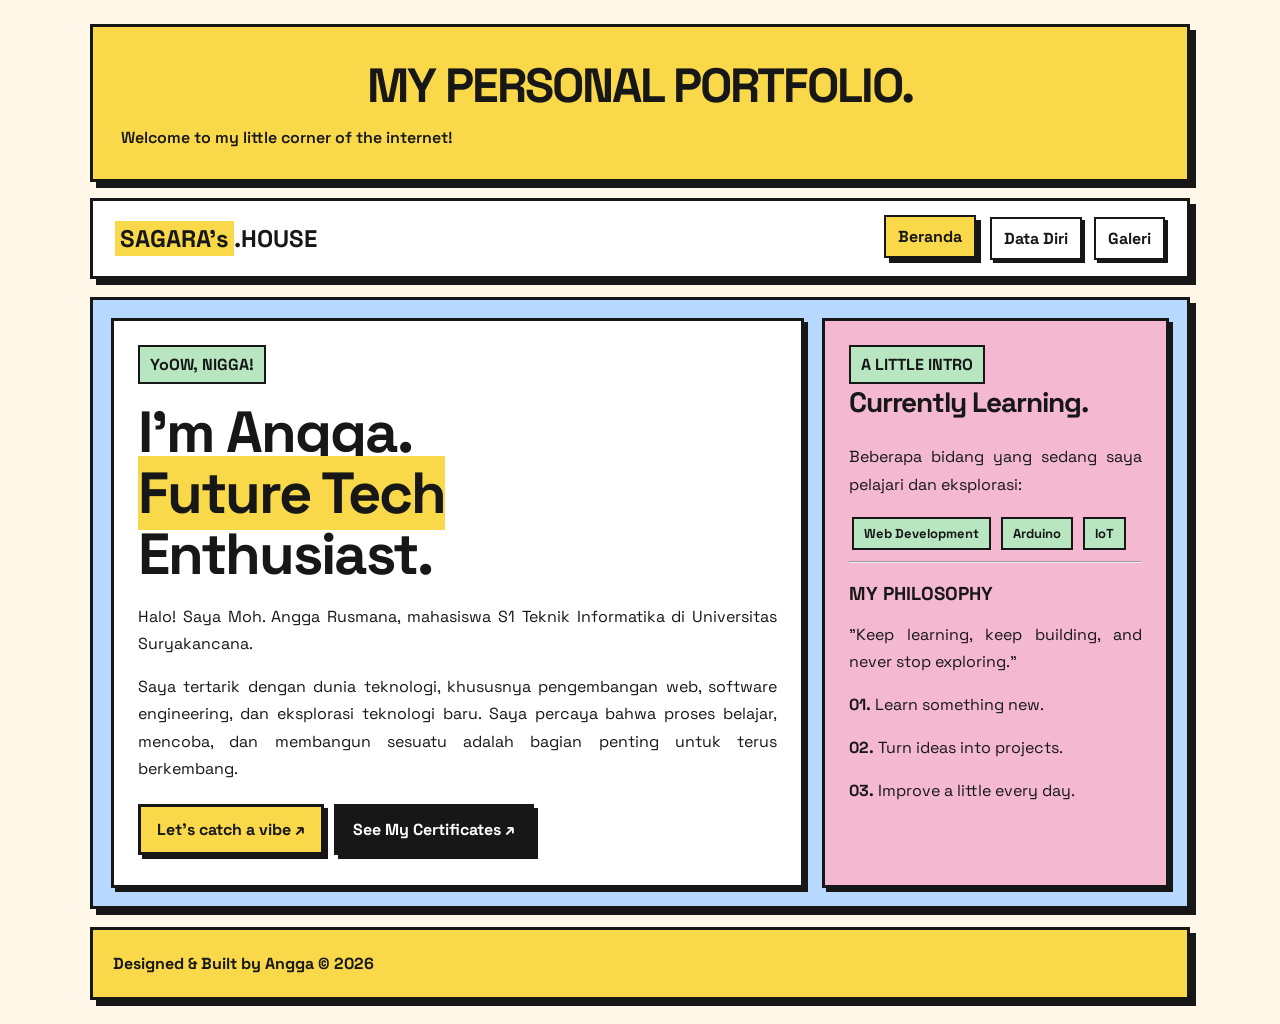
<file: P3/Index.html>
<!DOCTYPE html>
<html lang="id">
<head>
    <meta charset="UTF-8">
    <meta name="viewport" content="width=device-width, initial-scale=1.0">
    <title>Beranda | Angga's Portfolio</title>
    <link rel="stylesheet" href="./styles/styles.css">
</head>
<body>

<div class="container">

    <header>
        <h1>MY PERSONAL PORTFOLIO.</h1>
        <p>Welcome to my little corner of the internet!</p>
    </header>

    <nav>
        <div class="logo"><span>SAGARA's</span>.HOUSE</div>

        <div class="menu">
            <a href="./Index.html" class="active">Beranda</a>
            <a href="./pages/dataDiri.html">Data Diri</a>
            <a href="./pages/gallery.html">Galeri</a>
        </div>
    </nav>

    <section>
        <article>
            <span class="hero-label">YoOW, NIGGA!</span>

            <h2 class="hero-title">
                I'm Angga.<br>
                <span>Future Tech</span><br>
                Enthusiast.
            </h2>

            <p>
                Halo! Saya Moh. Angga Rusmana, mahasiswa S1 Teknik
                Informatika di Universitas Suryakancana.
            </p>

            <p>
                Saya tertarik dengan dunia teknologi, khususnya
                pengembangan web, software engineering, dan eksplorasi
                teknologi baru. Saya percaya bahwa proses belajar,
                mencoba, dan membangun sesuatu adalah bagian penting
                untuk terus berkembang.
            </p>

            <a href="../pages/dataDiri.html" class="button">Let's catch a vibe ↗</a>
            <a href="../pages/gallery.html" class="button dark">See My Certificates ↗</a>
        </article>

        <aside>
            <span class="hero-label">A LITTLE INTRO</span>

            <h2>Currently Learning.</h2>

            <p>
                Beberapa bidang yang sedang saya pelajari dan
                eksplorasi:
            </p>

            <div>
                <span class="tag">Web Development</span>
                <span class="tag">Arduino</span>
                <span class="tag">IoT</span>
            </div>

            <hr>

            <h3>MY PHILOSOPHY</h3>
            <p>
                "Keep learning, keep building, and never stop
                exploring."
            </p>

            <p><strong>01.</strong> Learn something new.</p>
            <p><strong>02.</strong> Turn ideas into projects.</p>
            <p><strong>03.</strong> Improve a little every day.</p>
        </aside>
    </section>

    <footer>
        <p>Designed & Built by Angga © 2026</p>
    </footer>

</div>

</body>
</html>
</file>
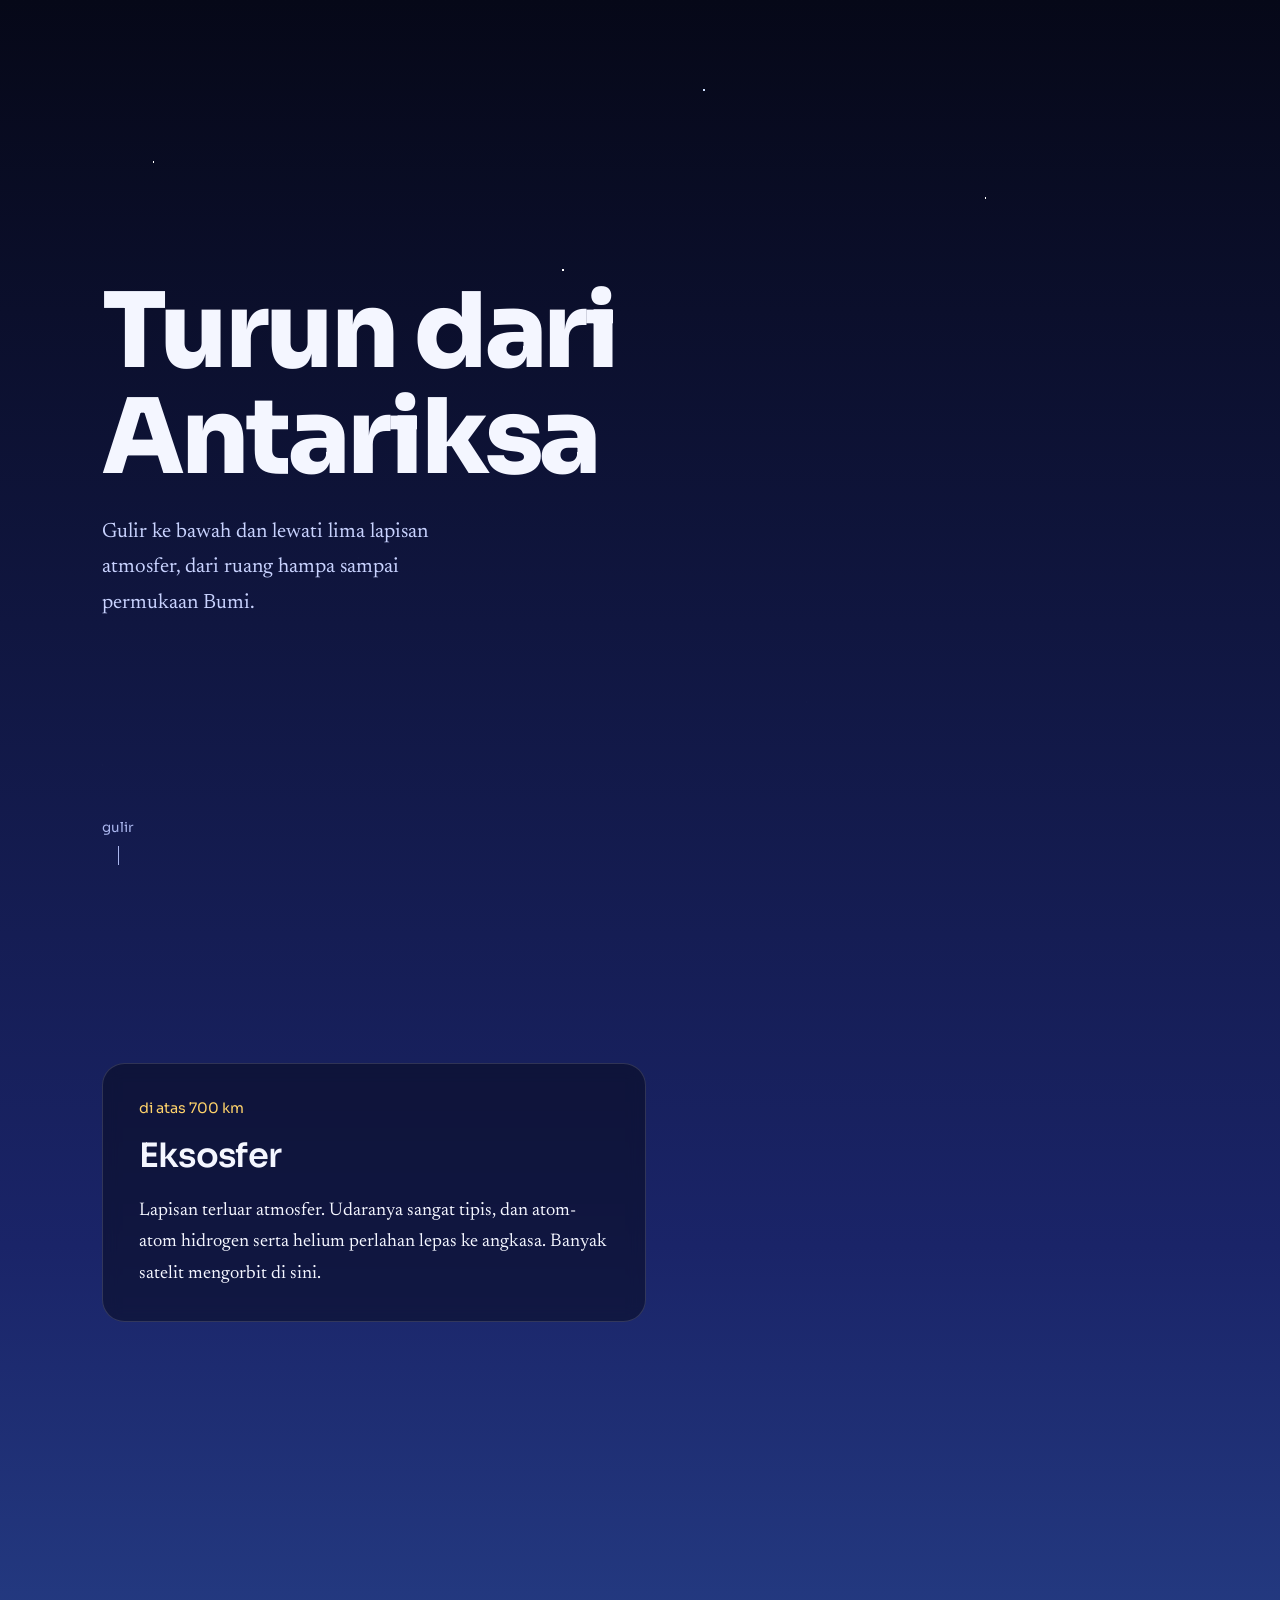
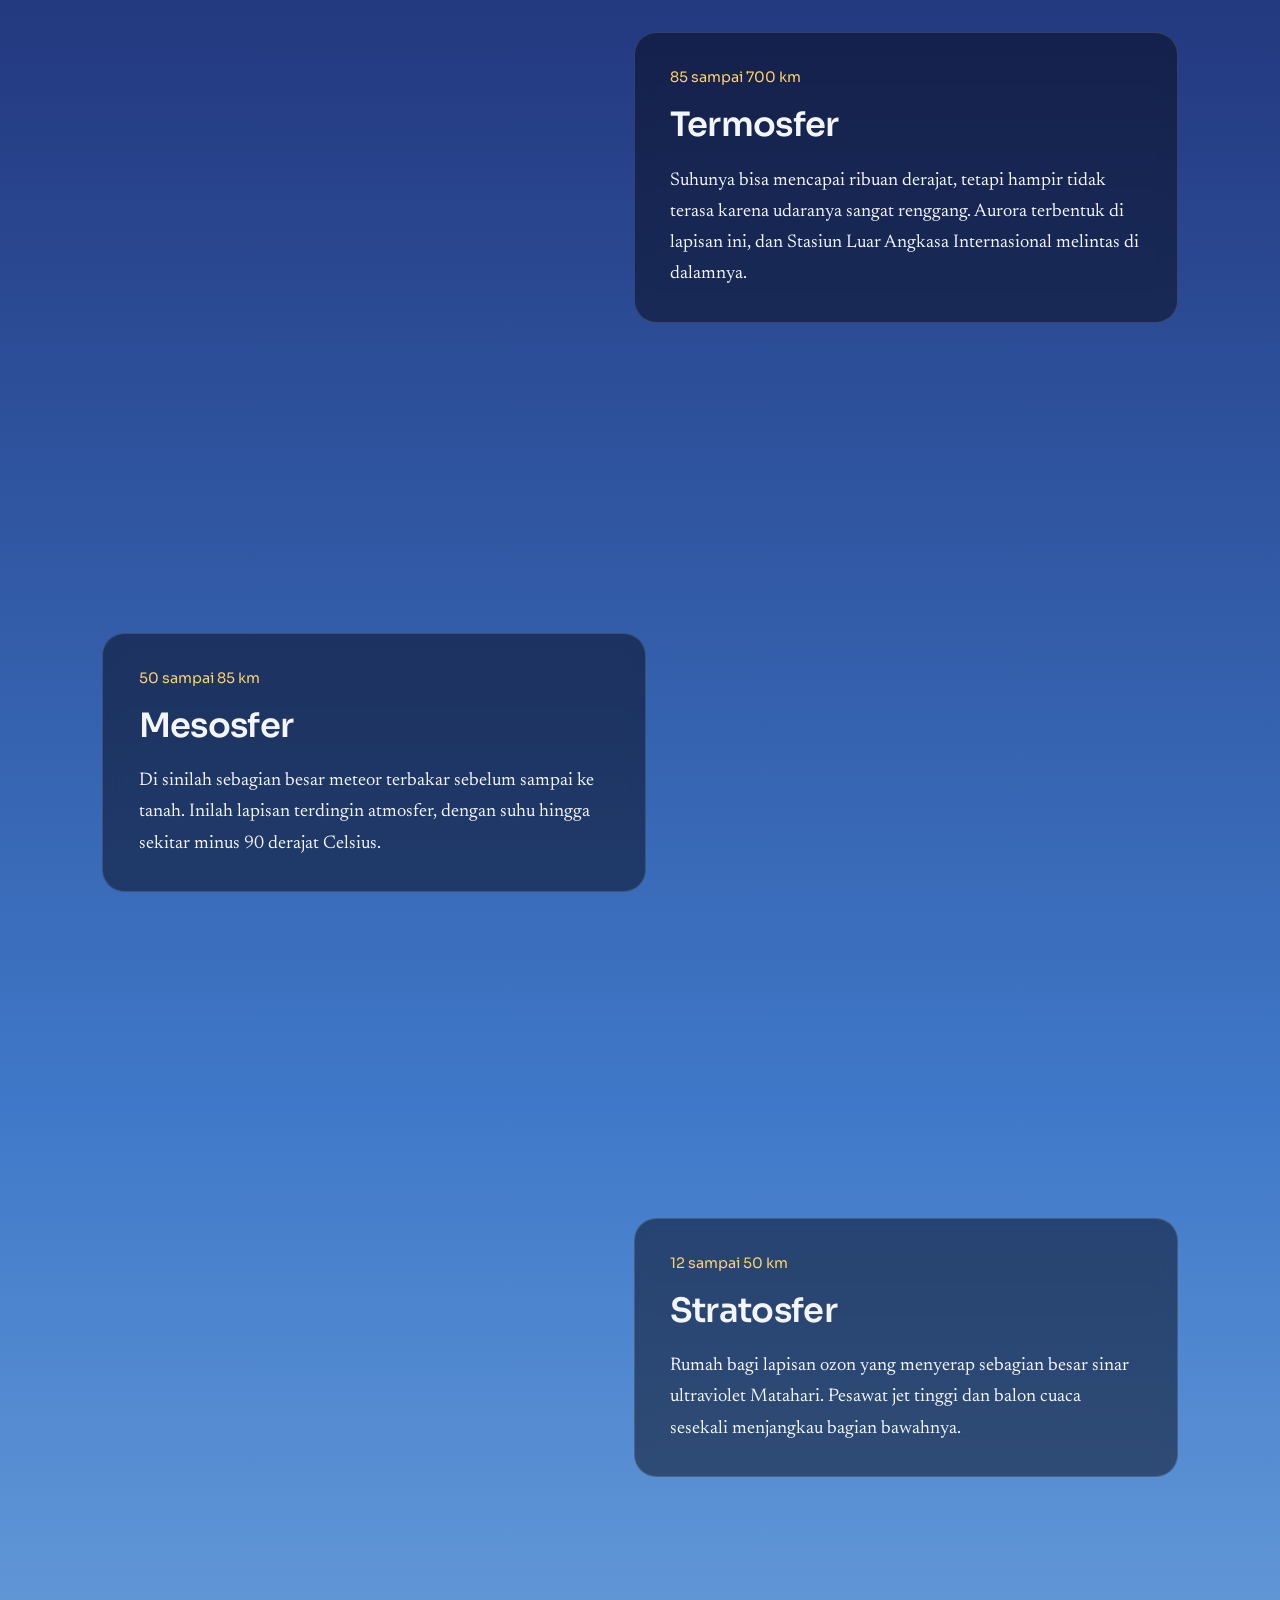
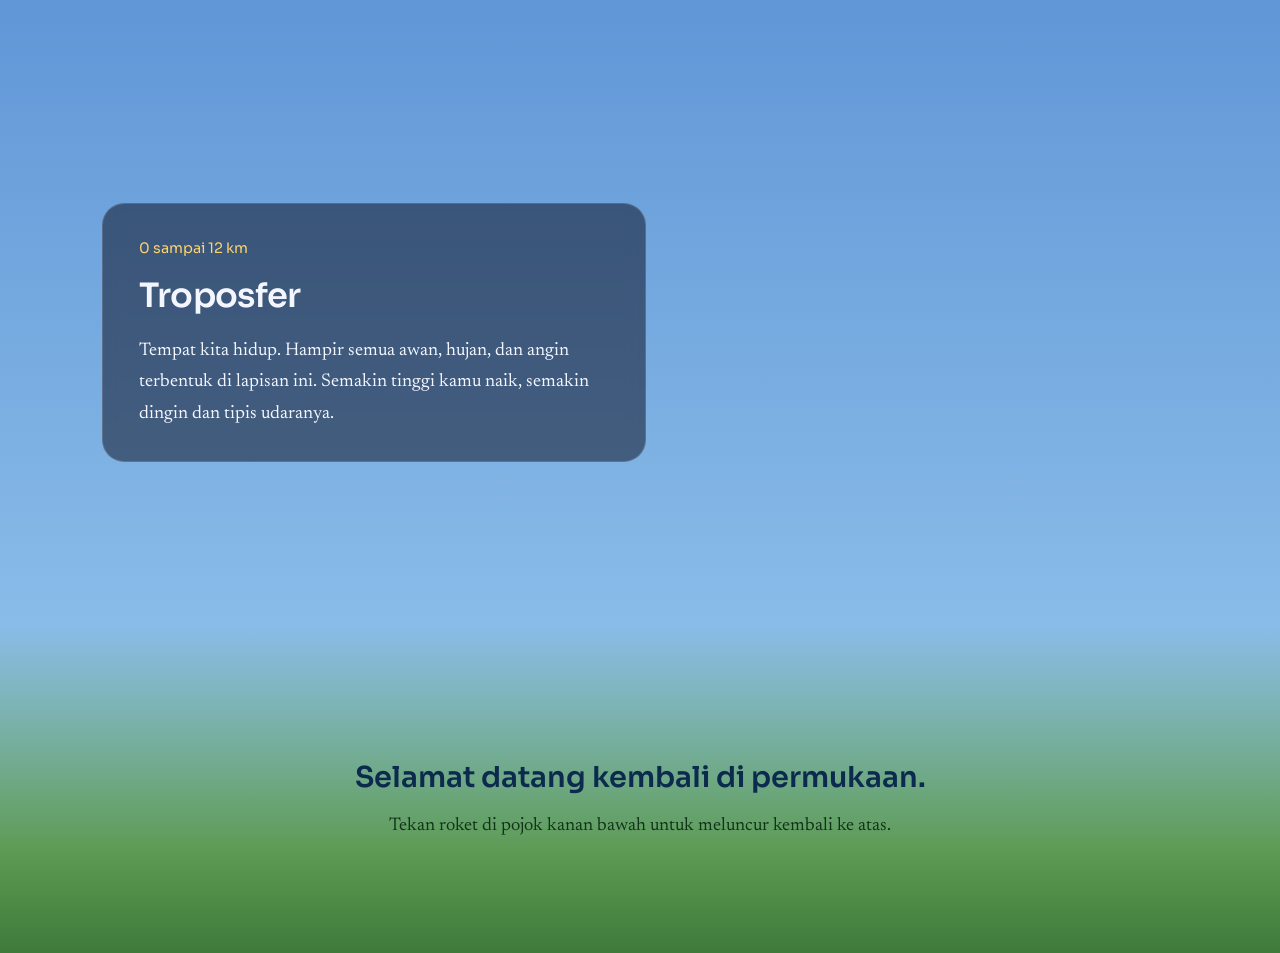
<file: P4/index.html>
<!DOCTYPE html>
<html lang="id">
<head>
  <meta charset="UTF-8">
  <meta name="viewport" content="width=device-width, initial-scale=1.0">
  <title>Turun dari Antariksa</title>
  <link rel="preconnect" href="https://fonts.googleapis.com">
  <link rel="preconnect" href="https://fonts.gstatic.com" crossorigin>
  <link href="https://fonts.googleapis.com/css2?family=Sora:wght@400;600;800&family=Newsreader:ital,wght@0,400;0,500;1,400&display=swap" rel="stylesheet">
  <link rel="stylesheet" href="style.css">
</head>
<body>

  <header class="hero" id="top">
    <h1>Turun dari<br>Antariksa</h1>
    <p class="hero-sub">Gulir ke bawah dan lewati lima lapisan atmosfer, dari ruang hampa sampai permukaan Bumi.</p>
    <span class="hero-hint" aria-hidden="true">gulir</span>
  </header>

  <main>
    <section class="layer">
      <article class="card">
        <p class="altitude">di atas 700 km</p>
        <h2>Eksosfer</h2>
        <p>Lapisan terluar atmosfer. Udaranya sangat tipis, dan atom-atom hidrogen serta helium perlahan lepas ke angkasa. Banyak satelit mengorbit di sini.</p>
      </article>
    </section>

    <section class="layer">
      <article class="card">
        <p class="altitude">85 sampai 700 km</p>
        <h2>Termosfer</h2>
        <p>Suhunya bisa mencapai ribuan derajat, tetapi hampir tidak terasa karena udaranya sangat renggang. Aurora terbentuk di lapisan ini, dan Stasiun Luar Angkasa Internasional melintas di dalamnya.</p>
      </article>
    </section>

    <section class="layer">
      <article class="card">
        <p class="altitude">50 sampai 85 km</p>
        <h2>Mesosfer</h2>
        <p>Di sinilah sebagian besar meteor terbakar sebelum sampai ke tanah. Inilah lapisan terdingin atmosfer, dengan suhu hingga sekitar minus 90 derajat Celsius.</p>
      </article>
    </section>

    <section class="layer">
      <article class="card">
        <p class="altitude">12 sampai 50 km</p>
        <h2>Stratosfer</h2>
        <p>Rumah bagi lapisan ozon yang menyerap sebagian besar sinar ultraviolet Matahari. Pesawat jet tinggi dan balon cuaca sesekali menjangkau bagian bawahnya.</p>
      </article>
    </section>

    <section class="layer">
      <article class="card">
        <p class="altitude">0 sampai 12 km</p>
        <h2>Troposfer</h2>
        <p>Tempat kita hidup. Hampir semua awan, hujan, dan angin terbentuk di lapisan ini. Semakin tinggi kamu naik, semakin dingin dan tipis udaranya.</p>
      </article>
    </section>
  </main>

  <footer class="ground">
    <p>Selamat datang kembali di permukaan.</p>
    <p class="ground-small">Tekan roket di pojok kanan bawah untuk meluncur kembali ke atas.</p>
  </footer>

  <button class="to-top" id="toTop" type="button" aria-label="Kembali ke atas halaman">
    <svg class="ring" viewBox="0 0 64 64" aria-hidden="true">
      <circle class="ring-track" cx="32" cy="32" r="29"></circle>
      <circle class="ring-bar" id="ringBar" cx="32" cy="32" r="29"></circle>
    </svg>

    <svg class="rocket" viewBox="0 0 24 24" aria-hidden="true">
      <path class="flame" d="M10 17.5 12 22l2-4.5z"></path>
      <path class="body" d="M12 2c3 2.2 4.5 5.4 4.5 9v4.5h-9V11c0-3.6 1.5-6.8 4.5-9z"></path>
      <path class="fin" d="M7.5 11.5 5 15.5l2.5-.5zM16.5 11.5l2.5 4-2.5-.5z"></path>
      <circle class="window" cx="12" cy="9.5" r="1.7"></circle>
    </svg>

    <span class="tip" id="tip">Kembali ke atas</span>
  </button>

  <script src="script.js"></script>
</body>
</html>
</file>
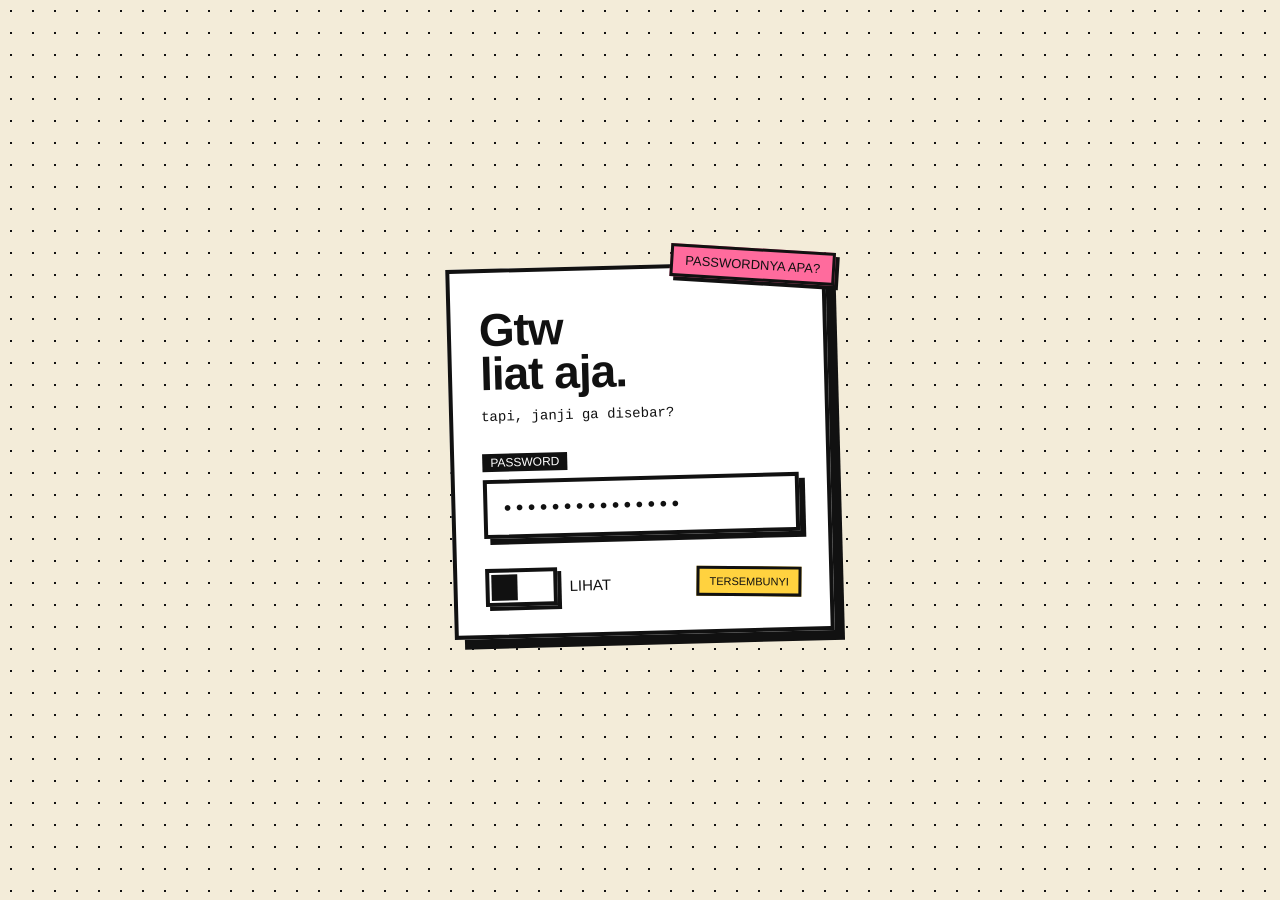
<file: P5/Index.html>
<!DOCTYPE html>
<html lang="id">
<head>
    <meta charset="UTF-8">
    <meta name="viewport" content="width=device-width, initial-scale=1.0">
    <title>Kunci Rahasia</title>
    <link rel="stylesheet" href="style.css">
</head>
<body>
    <main class="card">
        <span class="sticker">PASSWORDNYA APA?</span>

        <h1>Gtw<br>liat aja.</h1>
        <p class="subtitle">tapi, janji ga disebar?</p>

        <label for="password" class="label">PASSWORD</label>
        <input type="password" id="password" value="anggaganteng123" placeholder="...............">

        <div class="toggle-row">
            <label class="switch">
                <input type="checkbox" id="togglePassword">
                <span class="track"><span class="thumb"></span></span>
                <span class="switch-text" id="toggleText">LIHAT</span>
            </label>

            <span class="status" id="statusBadge">TERSEMBUNYI</span>
        </div>
    </main>

    <script src="script.js"></script>
</body>
</html>
</file>
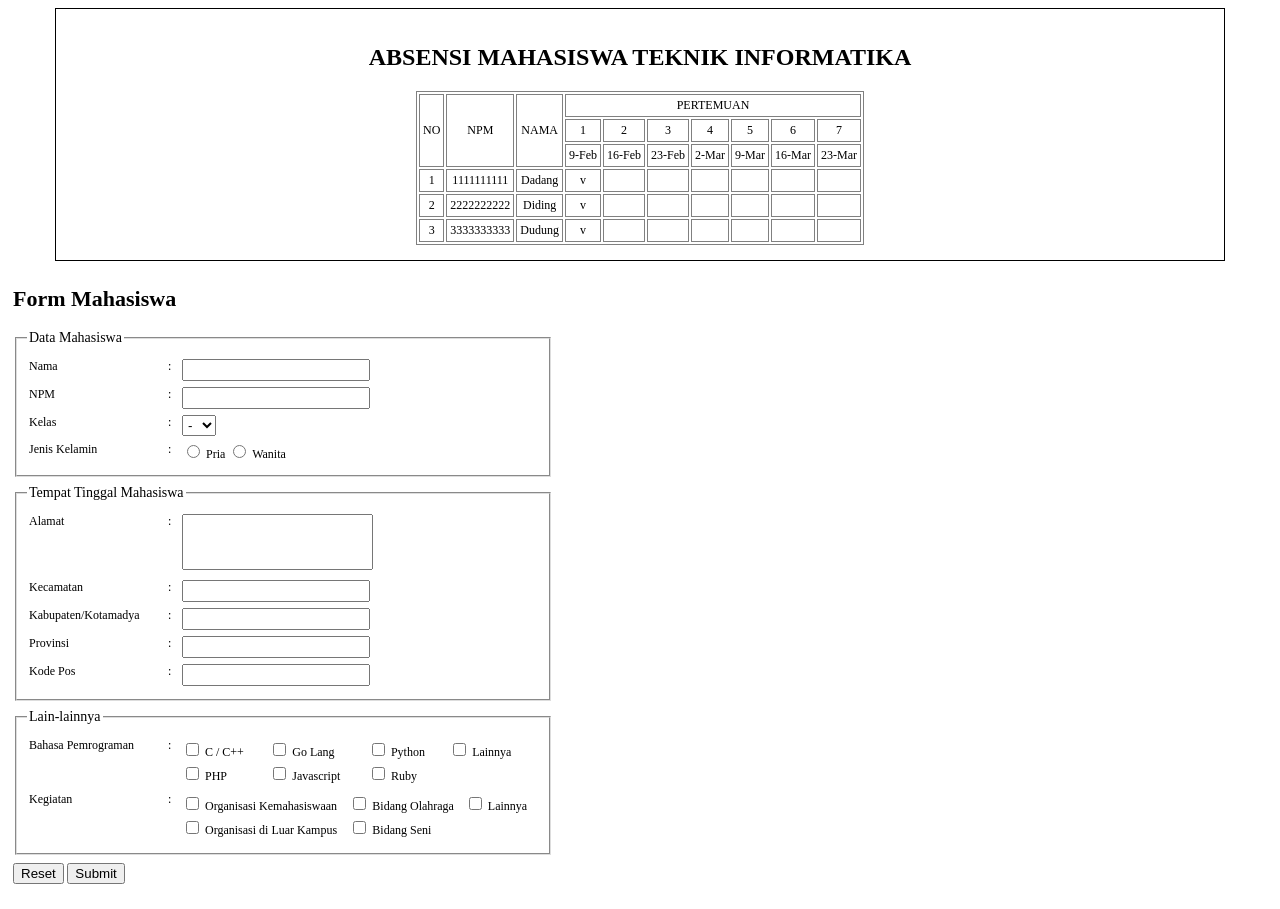
<file: P2/materi-tabel.html>
<!DOCTYPE html>
<html lang="id">
<head>
    <meta charset="UTF-8">
    <meta name="viewport" content="width=device-width, initial-scale=1.0">
    <title>TUGAS PRAKTIKUM PWD P2</title>
    <link rel="stylesheet" href="style.css">
</head>
<body>

    <div class="absensi">
        <h2>ABSENSI MAHASISWA TEKNIK INFORMATIKA</h2>
        <table>
            <tr>
                <td rowspan="3">NO</td>
                <td rowspan="3">NPM</td>
                <td rowspan="3">NAMA</td>
                <td colspan="7">PERTEMUAN</td>
            </tr>
            <tr>
                <td>1</td>
                <td>2</td>
                <td>3</td>
                <td>4</td>
                <td>5</td>
                <td>6</td>
                <td>7</td>
            </tr>
            <tr>
                <td>9-Feb</td>
                <td>16-Feb</td>
                <td>23-Feb</td>
                <td>2-Mar</td>
                <td>9-Mar</td>
                <td>16-Mar</td>
                <td>23-Mar</td>
            </tr>
            <tr>
                <td>1</td>
                <td>1111111111</td>
                <td>Dadang</td>
                <td>v</td>
                <td></td>
                <td></td>
                <td></td>
                <td></td>
                <td></td>
                <td></td>
            </tr>
            <tr>
                <td>2</td>
                <td>2222222222</td>
                <td>Diding</td>
                <td>v</td>
                <td></td>
                <td></td>
                <td></td>
                <td></td>
                <td></td>
                <td></td>
            </tr>
            <tr>
                <td>3</td>
                <td>3333333333</td>
                <td>Dudung</td>
                <td>v</td>
                <td></td>
                <td></td>
                <td></td>
                <td></td>
                <td></td>
                <td></td>
            </tr>
        </table>
    </div>

    <div class="form-mahasiswa">
        <h2>Form Mahasiswa</h2>

        <form action="#" method="post">

            <fieldset>
                <legend>Data Mahasiswa</legend>
                <table class="form-table">
                    <tr>
                        <td class="col-label"><label for="nama">Nama</label></td>
                        <td class="col-titik">:</td>
                        <td><input type="text" id="nama" name="nama"></td>
                    </tr>
                    <tr>
                        <td><label for="npm">NPM</label></td>
                        <td>:</td>
                        <td><input type="text" id="npm" name="npm"></td>
                    </tr>
                    <tr>
                        <td><label for="kelas">Kelas</label></td>
                        <td>:</td>
                        <td>
                            <select id="kelas" name="kelas">
                                <option value="">-</option>
                                <option value="A">A</option>
                                <option value="B">B</option>
                                <option value="C">C</option>
                            </select>
                        </td>
                    </tr>
                    <tr>
                        <td><label>Jenis Kelamin</label></td>
                        <td>:</td>
                        <td>
                            <label><input type="radio" name="jenis_kelamin" value="Pria"> Pria</label>
                            <label><input type="radio" name="jenis_kelamin" value="Wanita"> Wanita</label>
                        </td>
                    </tr>
                </table>
            </fieldset>

            <fieldset>
                <legend>Tempat Tinggal Mahasiswa</legend>
                <table class="form-table">
                    <tr>
                        <td class="col-label"><label for="alamat">Alamat</label></td>
                        <td class="col-titik">:</td>
                        <td><textarea id="alamat" name="alamat"></textarea></td>
                    </tr>
                    <tr>
                        <td><label for="kecamatan">Kecamatan</label></td>
                        <td>:</td>
                        <td><input type="text" id="kecamatan" name="kecamatan"></td>
                    </tr>
                    <tr>
                        <td><label for="kabupaten">Kabupaten/Kotamadya</label></td>
                        <td>:</td>
                        <td><input type="text" id="kabupaten" name="kabupaten"></td>
                    </tr>
                    <tr>
                        <td><label for="provinsi">Provinsi</label></td>
                        <td>:</td>
                        <td><input type="text" id="provinsi" name="provinsi"></td>
                    </tr>
                    <tr>
                        <td><label for="kode_pos">Kode Pos</label></td>
                        <td>:</td>
                        <td><input type="text" id="kode_pos" name="kode_pos"></td>
                    </tr>
                </table>
            </fieldset>

            <fieldset>
                <legend>Lain-lainnya</legend>
                <table class="form-table">
                    <tr>
                        <td class="col-label"><label>Bahasa Pemrograman</label></td>
                        <td class="col-titik">:</td>
                        <td>
                            <table class="cb-table">
                                <tr>
                                    <td><label><input type="checkbox" name="bahasa[]" value="C / C++"> C / C++</label></td>
                                    <td><label><input type="checkbox" name="bahasa[]" value="Go Lang"> Go Lang</label></td>
                                    <td><label><input type="checkbox" name="bahasa[]" value="Python"> Python</label></td>
                                    <td><label><input type="checkbox" name="bahasa[]" value="Lainnya"> Lainnya</label></td>
                                </tr>
                                <tr>
                                    <td><label><input type="checkbox" name="bahasa[]" value="PHP"> PHP</label></td>
                                    <td><label><input type="checkbox" name="bahasa[]" value="Javascript"> Javascript</label></td>
                                    <td><label><input type="checkbox" name="bahasa[]" value="Ruby"> Ruby</label></td>
                                    <td></td>
                                </tr>
                            </table>
                        </td>
                    </tr>
                    <tr>
                        <td><label>Kegiatan</label></td>
                        <td class="col-titik">:</td>
                        <td>
                            <table class="cb-table">
                                <tr>
                                    <td><label><input type="checkbox" name="kegiatan[]" value="Organisasi Kemahasiswaan"> Organisasi Kemahasiswaan</label></td>
                                    <td><label><input type="checkbox" name="kegiatan[]" value="Bidang Olahraga"> Bidang Olahraga</label></td>
                                    <td><label><input type="checkbox" name="kegiatan[]" value="Lainnya"> Lainnya</label></td>
                                </tr>
                                <tr>
                                    <td><label><input type="checkbox" name="kegiatan[]" value="Organisasi di Luar Kampus"> Organisasi di Luar Kampus</label></td>
                                    <td><label><input type="checkbox" name="kegiatan[]" value="Bidang Seni"> Bidang Seni</label></td>
                                    <td></td>
                                </tr>
                            </table>
                        </td>
                    </tr>
                </table>
            </fieldset>

            <div class="tombol">
                <button type="reset">Reset</button>
                <button type="submit">Submit</button>
            </div>

        </form>
    </div>

</body>
</html>
</file>
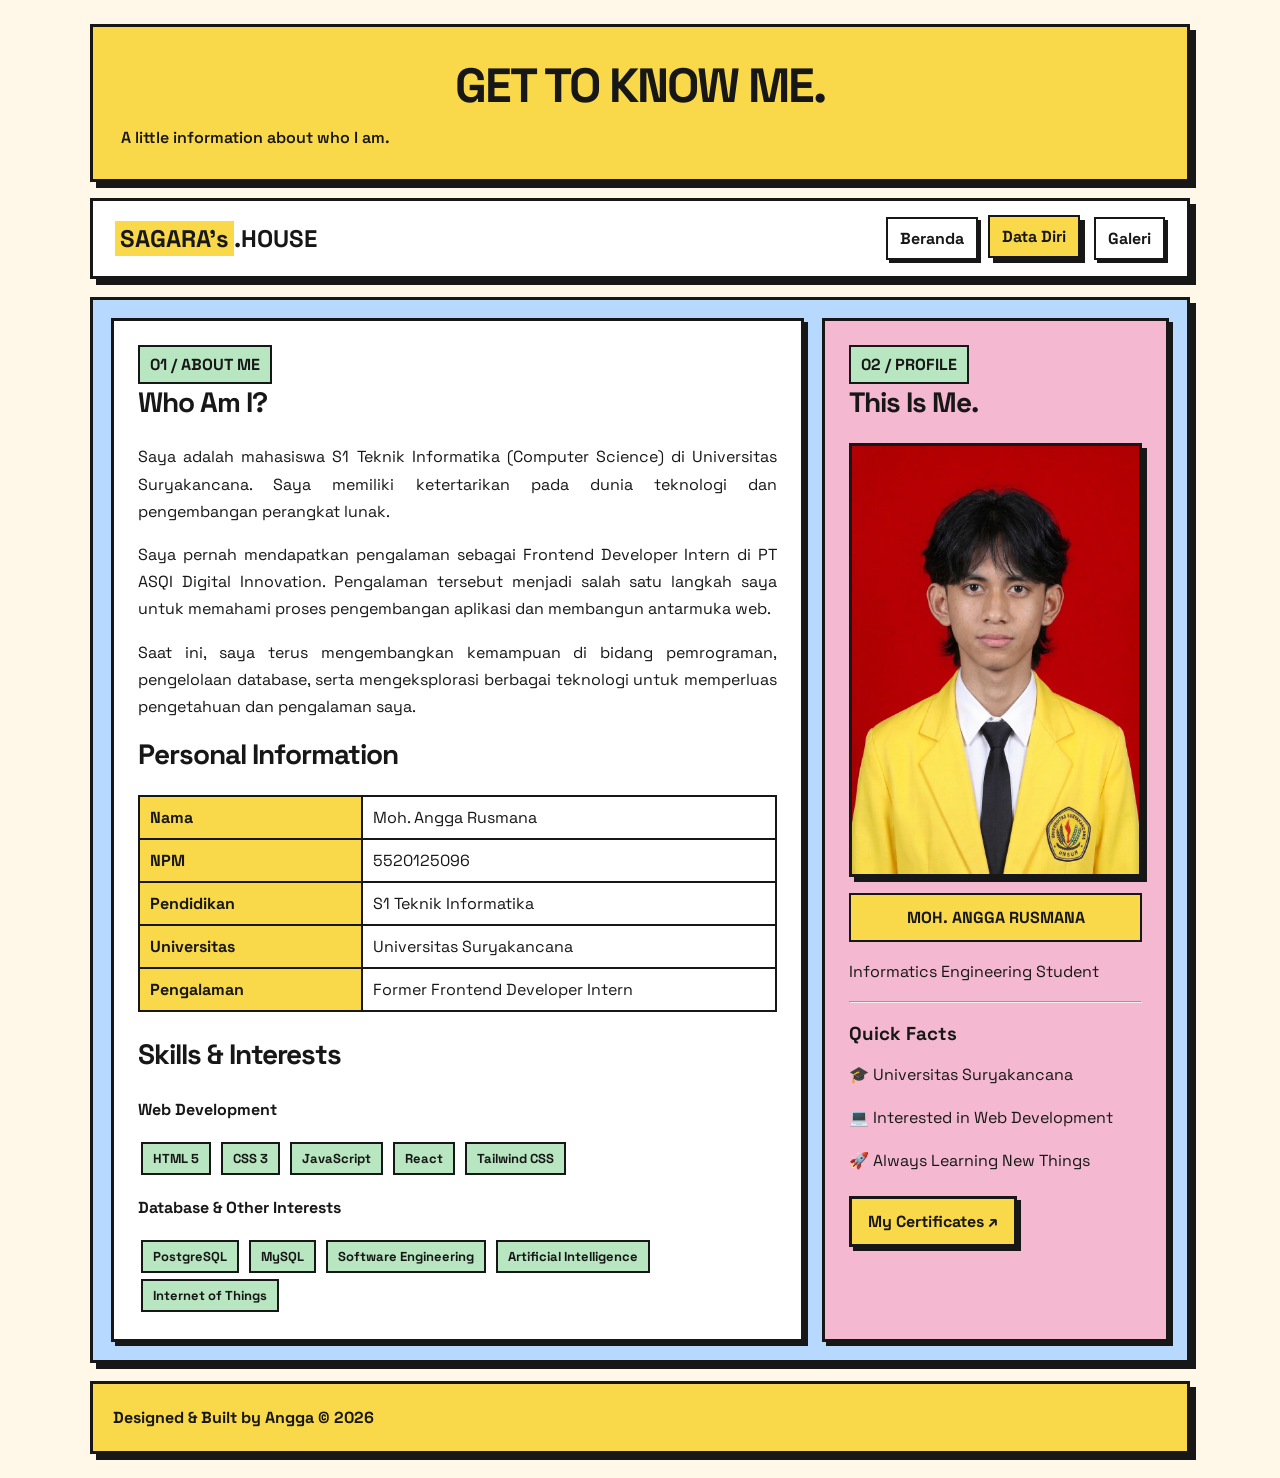
<file: P3/pages/dataDiri.html>
<!DOCTYPE html>
<html lang="id">
<head>
    <meta charset="UTF-8">
    <meta name="viewport" content="width=device-width, initial-scale=1.0">
    <title>Data Diri | Angga's Portfolio</title>
    <link rel="stylesheet" href="../styles/styles.css">
</head>
<body>

<div class="container">

    <header>
        <h1>GET TO KNOW ME.</h1>
        <p>A little information about who I am.</p>
    </header>

    <nav>
        <div class="logo"><span>SAGARA's</span>.HOUSE</div>

        <div class="menu">
            <a href="../Index.html">Beranda</a>
            <a href="../pages/dataDiri.html" class="active">Data Diri</a>
            <a href="../pages/gallery.html">Galeri</a>
        </div>
    </nav>

    <section>
        <article>
            <span class="hero-label">01 / ABOUT ME</span>

            <h2>Who Am I?</h2>

            <p>
                Saya adalah mahasiswa S1 Teknik Informatika
                (Computer Science) di Universitas Suryakancana.
                Saya memiliki ketertarikan pada dunia teknologi
                dan pengembangan perangkat lunak.
            </p>

            <p>
                Saya pernah mendapatkan pengalaman sebagai Frontend
                Developer Intern di PT ASQI Digital Innovation.
                Pengalaman tersebut menjadi salah satu langkah saya
                untuk memahami proses pengembangan aplikasi dan
                membangun antarmuka web.
            </p>

            <p>
                Saat ini, saya terus mengembangkan kemampuan di
                bidang pemrograman, pengelolaan database, serta
                mengeksplorasi berbagai teknologi untuk memperluas
                pengetahuan dan pengalaman saya.
            </p>

            <h2>Personal Information</h2>

            <table class="info-table">
                <tr>
                    <th>Nama</th>
                    <td>Moh. Angga Rusmana</td>
                </tr>
                <tr>
                    <th>NPM</th>
                    <td>5520125096</td>
                </tr>
                <tr>
                    <th>Pendidikan</th>
                    <td>S1 Teknik Informatika</td>
                </tr>
                <tr>
                    <th>Universitas</th>
                    <td>Universitas Suryakancana</td>
                </tr>
                <tr>
                    <th>Pengalaman</th>
                    <td>Former Frontend Developer Intern</td>
                </tr>
            </table>

            <h2>Skills & Interests</h2>

            <p>
                <strong>Web Development</strong>
            </p>
            <span class="tag">HTML 5</span>
            <span class="tag">CSS 3</span>
            <span class="tag">JavaScript</span>
            <span class="tag">React</span>
            <span class="tag">Tailwind CSS</span>

            <p>
                <strong>Database & Other Interests</strong>
            </p>
            <span class="tag">PostgreSQL</span>
            <span class="tag">MySQL</span>
            <span class="tag">Software Engineering</span>
            <span class="tag">Artificial Intelligence</span>
            <span class="tag">Internet of Things</span>
        </article>

        <aside>
            <span class="hero-label">02 / PROFILE</span>

            <h2>This Is Me.</h2>

            <img
                src="../images/profile.jpeg"
                alt="Foto profil Moh. Angga Rusmana"
                class="profile-image">

            <div class="profile-caption">
                MOH. ANGGA RUSMANA
            </div>

            <p>
                Informatics Engineering Student
            </p>

            <hr>

            <h3>Quick Facts</h3>

            <p>🎓 Universitas Suryakancana</p>
            <p>💻 Interested in Web Development</p>
            <p>🚀 Always Learning New Things</p>

            <a href="../pages/gallery.html" class="button">
                My Certificates ↗
            </a>
        </aside>
    </section>

    <footer>
        <p>Designed & Built by Angga © 2026</p>
    </footer>

</div>

</body>
</html>
</file>
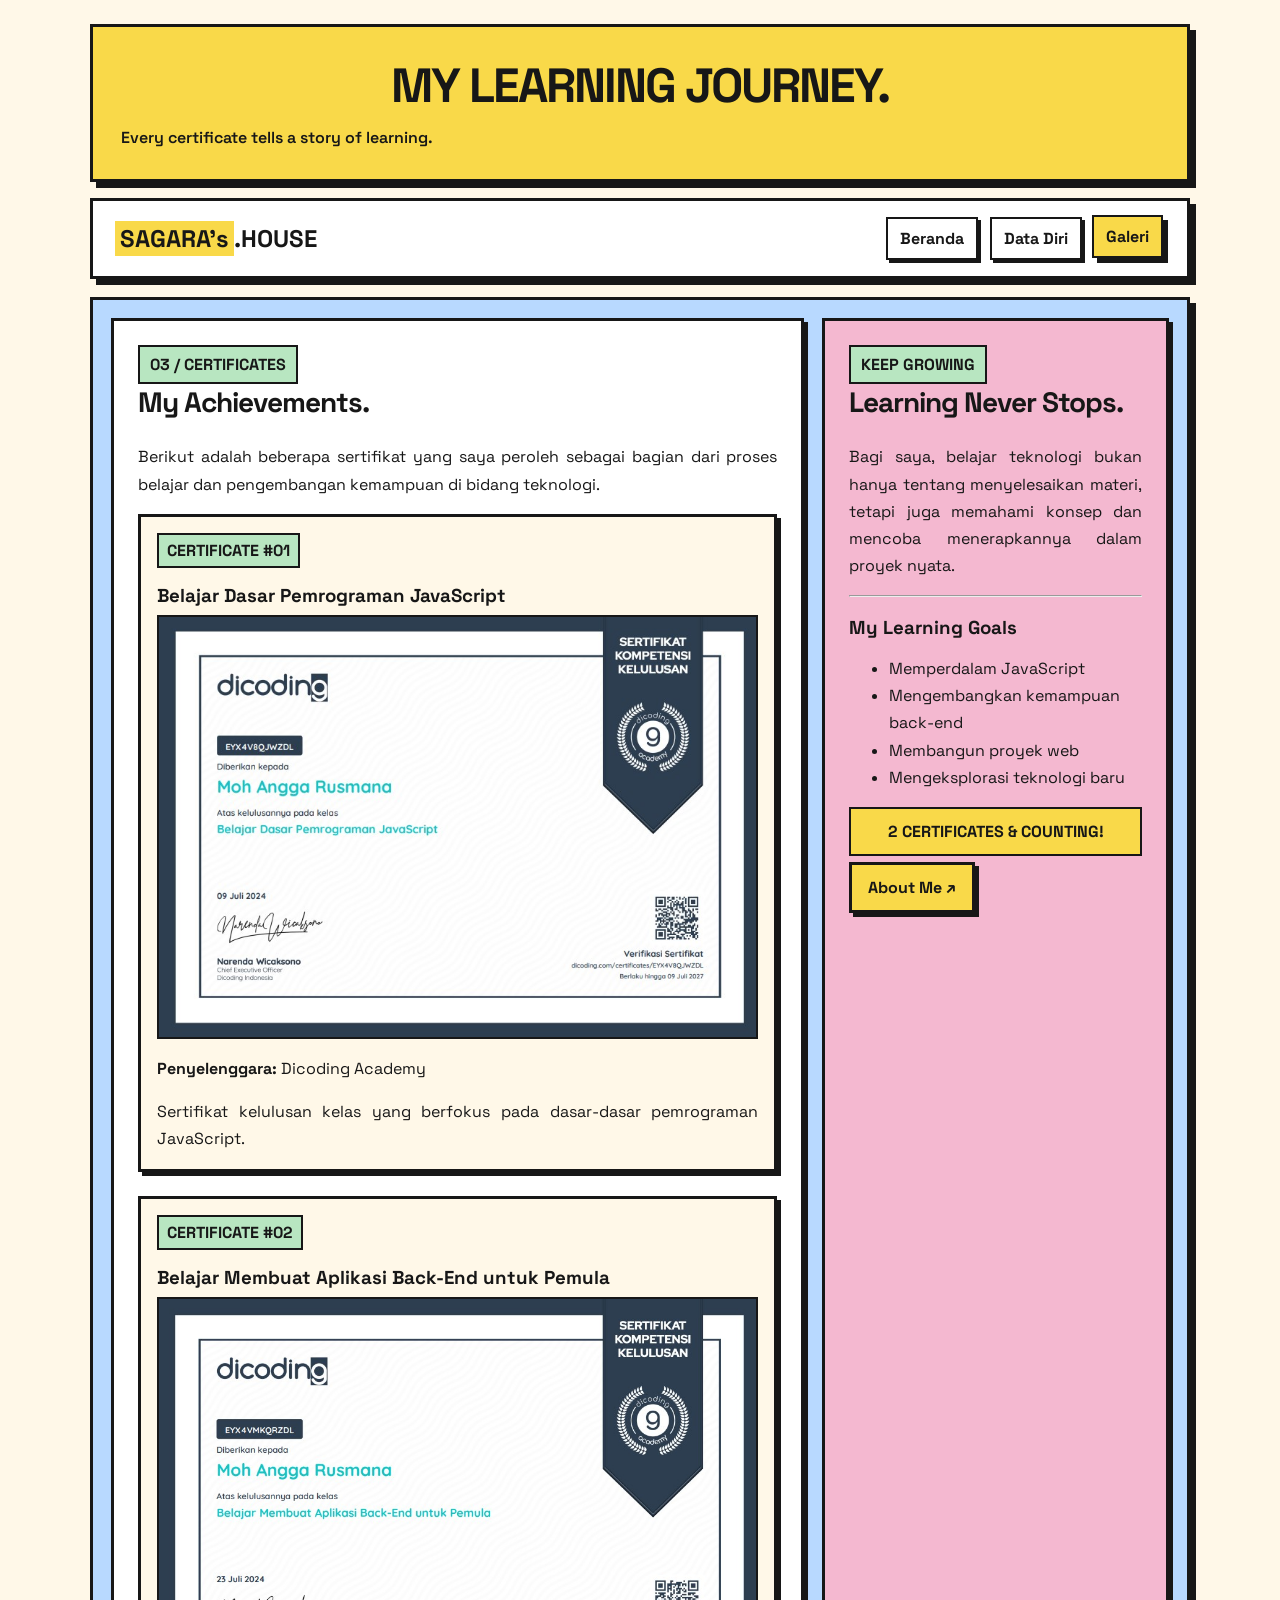
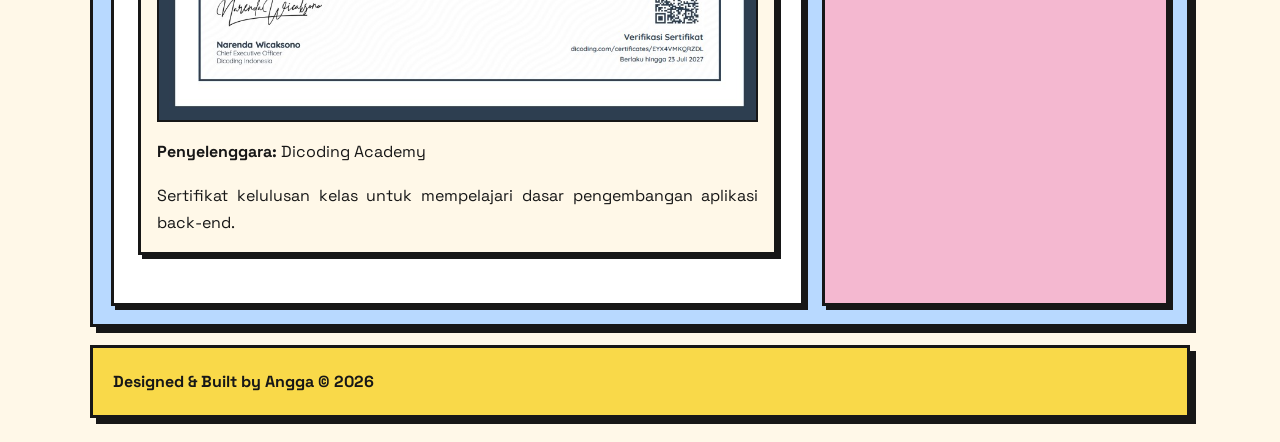
<file: P3/pages/gallery.html>
<!DOCTYPE html>
<html lang="id">
<head>
    <meta charset="UTF-8">
    <meta name="viewport" content="width=device-width, initial-scale=1.0">
    <title>Galeri | Angga's Portfolio</title>
    <link rel="stylesheet" href="../styles/styles.css">
</head>
<body>

<div class="container">

    <header>
        <h1>MY LEARNING JOURNEY.</h1>
        <p>Every certificate tells a story of learning.</p>
    </header>

    <nav>
        <div class="logo"><span>SAGARA's</span>.HOUSE</div>

        <div class="menu">
            <a href="../Index.html">Beranda</a>
            <a href="../pages/dataDiri.html">Data Diri</a>
            <a href="../pages/gallery.html" class="active">Galeri</a>
        </div>
    </nav>

    <section>
        <article>
            <span class="hero-label">03 / CERTIFICATES</span>

            <h2>My Achievements.</h2>

            <p>
                Berikut adalah beberapa sertifikat yang saya
                peroleh sebagai bagian dari proses belajar
                dan pengembangan kemampuan di bidang teknologi.
            </p>

            <div class="certificate">
                <span class="certificate-number">CERTIFICATE #01</span>

                <h3>Belajar Dasar Pemrograman JavaScript</h3>

                <img
                    src="../images/sertif-javascript.jpg"
                    alt="Sertifikat kelulusan kelas belajar JavaScript Dasar Dicoding">

                <p>
                    <strong>Penyelenggara:</strong> Dicoding Academy
                </p>

                <p>
                    Sertifikat kelulusan kelas yang berfokus pada
                    dasar-dasar pemrograman JavaScript.
                </p>
            </div>

            <div class="certificate">
                <span class="certificate-number">CERTIFICATE #02</span>

                <h3>Belajar Membuat Aplikasi Back-End untuk Pemula</h3>

                <img
                    src="../images/sertif-backend.jpg"
                    alt="Sertifikat kelulusan kelas Backend untuk Pemula Dicoding">

                <p>
                    <strong>Penyelenggara:</strong> Dicoding Academy
                </p>

                <p>
                    Sertifikat kelulusan kelas untuk mempelajari
                    dasar pengembangan aplikasi back-end.
                </p>
            </div>
        </article>

        <aside>
            <span class="hero-label">KEEP GROWING</span>

            <h2>Learning Never Stops.</h2>

            <p>
                Bagi saya, belajar teknologi bukan hanya tentang
                menyelesaikan materi, tetapi juga memahami konsep
                dan mencoba menerapkannya dalam proyek nyata.
            </p>

            <hr>

            <h3>My Learning Goals</h3>

            <ul>
                <li>Memperdalam JavaScript</li>
                <li>Mengembangkan kemampuan back-end</li>
                <li>Membangun proyek web</li>
                <li>Mengeksplorasi teknologi baru</li>
            </ul>

            <div class="profile-caption">
                2 CERTIFICATES & COUNTING!
            </div>

            <a href="../pages/dataDiri.html" class="button">
                About Me ↗
            </a>
        </aside>
    </section>

    <footer>
        <p>Designed & Built by Angga © 2026</p>
    </footer>

</div>

</body>
</html>
</file>
<file: P3/styles/styles.css>
@import url('https://fonts.googleapis.com/css2?family=Space+Grotesk:wght@400;500;600;700&display=swap');

* {
    box-sizing: border-box;
}

:root {
    --cream: #fff8e8;
    --yellow: #f9d949;
    --pink: #f4b8d0;
    --green: #b8e6c1;
    --blue: #b8d9ff;
    --black: #171717;
    --white: #ffffff;
    --border: 3px solid var(--black);
    --shadow: 6px 6px 0 var(--black);
}

body {
    margin: 0;
    padding: 24px;
    font-family: 'Space Grotesk', Arial, sans-serif;
    background-color: var(--cream);
    color: var(--black);
}

.container {
    max-width: 1100px;
    margin: 0 auto;
}

/* HEADER */

header {
    padding: 28px;
    text-align: center;
    background-color: var(--yellow);
    border: var(--border);
    box-shadow: var(--shadow);
}

header h1 {
    margin: 0;
    font-size: clamp(28px, 5vw, 48px);
    font-weight: 700;
    letter-spacing: -2px;
}

header p {
    margin: 8px 0 0;
    font-weight: 600;
}

/* NAVIGATION */

nav {
    margin-top: 16px;
    padding: 16px 22px;
    background-color: var(--white);
    border: var(--border);
    box-shadow: var(--shadow);

    display: flex;
    justify-content: space-between;
    align-items: center;
    gap: 20px;
}

.logo {
    font-size: 24px;
    font-weight: 700;
}

.logo span {
    background-color: var(--yellow);
    padding: 2px 5px;
}

.menu {
    display: flex;
    flex-wrap: wrap;
    gap: 12px;
}

.menu a {
    display: inline-block;
    padding: 9px 12px;
    border: 2px solid var(--black);
    background-color: var(--white);
    color: var(--black);
    font-weight: 700;
    text-decoration: none;
    box-shadow: 3px 3px 0 var(--black);
    transition: 0.15s;
}

.menu a:hover,
.menu a.active {
    background-color: var(--yellow);
    transform: translate(-2px, -2px);
    box-shadow: 5px 5px 0 var(--black);
}

/* SECTION: ARTICLE + ASIDE */

section {
    margin-top: 18px;
    padding: 18px;
    background-color: var(--blue);
    border: var(--border);
    box-shadow: var(--shadow);

    display: grid;
    grid-template-columns: 2fr 1fr;
    gap: 18px;
    align-items: stretch;
}

article,
aside {
    min-width: 0;
    padding: 24px;
    border: var(--border);
    box-shadow: 4px 4px 0 var(--black);
}

article {
    background-color: var(--white);
}

aside {
    background-color: var(--pink);
}

h2 {
    margin-top: 0;
    font-size: 28px;
    letter-spacing: -1px;
}

h3 {
    margin-bottom: 8px;
}

p,
li {
    line-height: 1.7;
}

P{
    text-align: justify;
}

.tag {
    display: inline-block;
    padding: 6px 10px;
    margin: 3px;
    background-color: var(--green);
    border: 2px solid var(--black);
    font-size: 13px;
    font-weight: 700;
}

/* TOMBOL */

.button {
    display: inline-block;
    padding: 12px 16px;
    margin: 6px 6px 6px 0;
    border: var(--border);
    background-color: var(--yellow);
    color: var(--black);
    text-decoration: none;
    font-weight: 700;
    box-shadow: 4px 4px 0 var(--black);
    transition: 0.15s;
}

.button:hover {
    transform: translate(3px, 3px);
    box-shadow: 1px 1px 0 var(--black);
}

.button.dark {
    background-color: var(--black);
    color: var(--white);
}

/* BERANDA */

.hero-label {
    display: inline-block;
    padding: 7px 10px;
    background-color: var(--green);
    border: 2px solid var(--black);
    font-weight: 700;
}

.hero-title {
    font-size: clamp(34px, 5vw, 58px);
    line-height: 1.05;
    letter-spacing: -2px;
    margin: 18px 0;
}

.hero-title span {
    background-color: var(--yellow);
}

.project-list {
    padding-left: 20px;
}

/* FOTO PROFIL */

.profile-image {
    width: 100%;
    display: block;
    border: var(--border);
    box-shadow: 5px 5px 0 var(--black);
    object-fit: cover;
}

.profile-caption {
    margin-top: 16px;
    padding: 12px;
    background-color: var(--yellow);
    border: 2px solid var(--black);
    font-weight: 700;
    text-align: center;
}

/* DATA DIRI */

.info-table {
    width: 100%;
    border-collapse: collapse;
    margin-bottom: 24px;
}

.info-table th,
.info-table td {
    padding: 10px;
    border: 2px solid var(--black);
    text-align: left;
    vertical-align: top;
    overflow-wrap: anywhere;
}

.info-table th {
    width: 35%;
    background-color: var(--yellow);
}

/* GALERI SERTIFIKAT */

.certificate {
    margin-bottom: 24px;
    padding: 16px;
    border: var(--border);
    box-shadow: 4px 4px 0 var(--black);
    background-color: var(--cream);
}

.certificate img {
    display: block;
    width: 100%;
    height: auto;
    border: 2px solid var(--black);
}

.certificate h3 {
    margin-top: 16px;
}

.certificate p {
    margin-bottom: 0;
}

.certificate-number {
    display: inline-block;
    padding: 5px 8px;
    background-color: var(--green);
    border: 2px solid var(--black);
    font-weight: 700;
}

/* FOOTER */

footer {
    margin-top: 18px;
    padding: 20px;
    text-align: center;
    background-color: var(--yellow);
    border: var(--border);
    box-shadow: var(--shadow);
    font-weight: 700;
}

footer p {
    margin: 0;
}

/* RESPONSIVE */

@media (max-width: 700px) {
    body {
        padding: 14px;
    }

    header {
        padding: 22px 14px;
    }

    nav {
        align-items: flex-start;
        flex-direction: column;
    }

    .menu {
        gap: 10px;
    }

    section {
        grid-template-columns: 1fr;
        padding: 12px;
        gap: 14px;
    }

    article,
    aside {
        padding: 18px;
    }

    .hero-title {
        letter-spacing: -1px;
    }
}
</file>
<file: P4/style.css>
:root {
  --space: #060818;
  --indigo: #1a2468;
  --sky: #3f78c8;
  --horizon: #9fd0f2;
  --ember: #ff7a3d;
  --glow: #ffd36b;
  --ink: #f4f6ff;
}

* { box-sizing: border-box; margin: 0; padding: 0; }

html { scroll-behavior: smooth; }

body {
  font-family: "Newsreader", Georgia, serif;
  font-size: 1.15rem;
  line-height: 1.7;
  color: var(--ink);
  /* langit berubah dari antariksa ke permukaan seiring scroll */
  background: linear-gradient(
    to bottom,
    var(--space) 0%,
    var(--indigo) 30%,
    var(--sky) 65%,
    var(--horizon) 100%
  );
}

.hero {
  min-height: 100vh;
  display: flex;
  flex-direction: column;
  justify-content: center;
  padding: 0 8vw;
  position: relative;
  background-image:
    radial-gradient(1.5px 1.5px at 12% 18%, #fff 50%, transparent 51%),
    radial-gradient(1px 1px at 28% 62%, #fff 50%, transparent 51%),
    radial-gradient(2px 2px at 44% 30%, #fff 50%, transparent 51%),
    radial-gradient(1px 1px at 63% 78%, #fff 50%, transparent 51%),
    radial-gradient(1.5px 1.5px at 77% 22%, #fff 50%, transparent 51%),
    radial-gradient(1px 1px at 90% 55%, #fff 50%, transparent 51%),
    radial-gradient(1px 1px at 8% 85%, #fff 50%, transparent 51%),
    radial-gradient(2px 2px at 55% 10%, #cfe0ff 50%, transparent 51%);
}

.hero h1 {
  font-family: "Sora", "Segoe UI", sans-serif;
  font-weight: 800;
  font-size: clamp(2.8rem, 9vw, 6.5rem);
  line-height: 1.02;
  letter-spacing: -0.03em;
}

.hero-sub {
  max-width: 34ch;
  margin-top: 1.5rem;
  font-size: 1.3rem;
  color: #c9d3ff;
}

.hero-hint {
  position: absolute;
  bottom: 2.2rem;
  left: 8vw;
  font-family: "Sora", sans-serif;
  font-size: 0.85rem;
  color: #aab6ee;
  padding-bottom: 1.6rem;
}
.hero-hint::after {
  content: "";
  position: absolute;
  left: 50%;
  bottom: 0;
  width: 1px;
  height: 1.2rem;
  background: currentColor;
  animation: drip 1.8s ease-in-out infinite;
}
@keyframes drip {
  0%, 100% { transform: scaleY(0.3); transform-origin: top; opacity: 0.4; }
  50% { transform: scaleY(1); opacity: 1; }
}

/* ---------- Lapisan atmosfer ---------- */
.layer {
  min-height: 65vh;
  display: flex;
  align-items: center;
  padding: 4rem 8vw;
}
.layer:nth-child(even) { justify-content: flex-end; }

.card {
  max-width: 34rem;
  padding: 2rem 2.2rem;
  border-radius: 1.4rem;
  background: rgba(6, 8, 24, 0.5);
  backdrop-filter: blur(8px);
  -webkit-backdrop-filter: blur(8px);
  border: 1px solid rgba(255, 255, 255, 0.14);
}
.altitude {
  font-family: "Sora", sans-serif;
  font-size: 0.9rem;
  color: var(--glow);
  margin-bottom: 0.4rem;
}
.card h2 {
  font-family: "Sora", sans-serif;
  font-weight: 600;
  font-size: 2.1rem;
  letter-spacing: -0.02em;
  margin-bottom: 0.7rem;
}

/* ---------- Footer ---------- */
.ground {
  padding: 8rem 8vw 7rem;
  text-align: center;
  color: #0c2a4d;
  background: linear-gradient(to bottom, transparent, #5c9a52 70%, #3f7a3a);
}
.ground p:first-child {
  font-family: "Sora", sans-serif;
  font-weight: 600;
  font-size: 1.8rem;
}
.ground-small { margin-top: 0.5rem; color: #12331a; }

/* ---------- Tombol back-to-top ---------- */
.to-top {
  position: fixed;
  right: 1.6rem;
  bottom: 1.6rem;
  width: 4.2rem;
  height: 4.2rem;
  border: 0;
  border-radius: 50%;
  background: radial-gradient(circle at 30% 25%, #2b3a9a, #0d1240 75%);
  color: #fff;
  cursor: pointer;
  display: grid;
  place-items: center;
  box-shadow: 0 8px 24px rgba(0, 0, 0, 0.35);
  z-index: 50;

  /* hidden secara default */
  opacity: 0;
  visibility: hidden;
  transform: translateY(24px) scale(0.8);
  transition: opacity 0.35s ease, transform 0.35s ease, visibility 0.35s;
}

/* muncul setelah scroll > 500px; opacity dikurangi agar tidak mengganggu konten */
.to-top.show {
  opacity: 0.55;
  visibility: visible;
  transform: translateY(0) scale(1);
}

/* saat hover opacity menjadi 100% */
.to-top.show:hover,
.to-top.show:focus-visible {
  opacity: 1;
  transform: translateY(-4px) scale(1.06);
}
.to-top:focus-visible { outline: 3px solid var(--glow); outline-offset: 3px; }

/* cincin progres scroll */
.ring {
  position: absolute;
  inset: 0;
  width: 100%;
  height: 100%;
  transform: rotate(-90deg);
}
.ring circle { fill: none; stroke-width: 3; }
.ring-track { stroke: rgba(255, 255, 255, 0.15); }
.ring-bar {
  stroke: var(--glow);
  stroke-linecap: round;
  stroke-dasharray: 182.2;
  stroke-dashoffset: 182.2;
}

/* roket */
.rocket { position: relative; width: 1.9rem; height: 1.9rem; overflow: visible; }
.rocket .body { fill: #f4f6ff; }
.rocket .fin { fill: var(--ember); }
.rocket .window { fill: #3f78c8; }
.rocket .flame {
  fill: var(--glow);
  transform-origin: 12px 17.5px;
  animation: flicker 0.35s ease-in-out infinite alternate;
}
@keyframes flicker {
  from { transform: scaleY(0.7); }
  to { transform: scaleY(1.25); }
}

/* label saat hover */
.tip {
  position: absolute;
  right: calc(100% + 0.8rem);
  white-space: nowrap;
  padding: 0.4rem 0.8rem;
  border-radius: 0.6rem;
  font-family: "Sora", sans-serif;
  font-size: 0.8rem;
  background: rgba(6, 8, 24, 0.9);
  opacity: 0;
  transform: translateX(8px);
  pointer-events: none;
  transition: opacity 0.2s, transform 0.2s;
}
.to-top:hover .tip,
.to-top:focus-visible .tip { opacity: 1; transform: translateX(0); }

/* animasi peluncuran saat diklik */
.to-top.launching .rocket {
  animation: launch 0.9s cubic-bezier(0.5, 0, 0.9, 0.4) forwards;
}
.to-top.launching .flame { animation-duration: 0.08s; }
@keyframes launch {
  0% { transform: translateY(0) scale(1); }
  20% { transform: translateY(4px) scale(1); }
  100% { transform: translateY(-140px) scale(0.8); opacity: 0; }
}

@media (max-width: 600px) {
  .card { padding: 1.5rem; }
  .to-top { right: 1rem; bottom: 1rem; }
}

@media (prefers-reduced-motion: reduce) {
  html { scroll-behavior: auto; }
  .to-top, .tip { transition: none; }
  .flame, .hero-hint::after { animation: none; }
  .to-top.launching .rocket { animation: none; }
}
</file>
<file: P5/style.css>
* {
    box-sizing: border-box;
}

:root {
    --hitam: #111111;
    --krem: #f3ecd9;
    --kuning: #ffd23f;
    --pink: #ff6b9d;
    --hijau: #7bd88f;
}

body {
    margin: 0;
    min-height: 100vh;
    display: flex;
    align-items: center;
    justify-content: center;
    padding: 24px;
    font-family: "Courier New", Courier, monospace;
    color: var(--hitam);
    background-color: var(--krem);
    /* pola titik-titik seperti kertas */
    background-image: radial-gradient(var(--hitam) 1px, transparent 1px);
    background-size: 22px 22px;
}

/* Kartu utama */
.card {
    position: relative;
    width: 100%;
    max-width: 380px;
    padding: 36px 28px 28px;
    background: #ffffff;
    border: 4px solid var(--hitam);
    box-shadow: 10px 10px 0 var(--hitam);
    transform: rotate(-1.5deg);
}

/* Stiker miring di pojok */
.sticker {
    position: absolute;
    top: -18px;
    right: -14px;
    padding: 6px 12px;
    font-family: "Arial Black", Impact, sans-serif;
    font-size: 13px;
    background: var(--pink);
    border: 3px solid var(--hitam);
    box-shadow: 4px 4px 0 var(--hitam);
    transform: rotate(5deg);
}

h1 {
    margin: 0 0 12px;
    font-family: "Arial Black", Impact, sans-serif;
    font-size: 46px;
    line-height: 0.95;
    letter-spacing: -1px;
}

.subtitle {
    margin: 0 0 26px;
    font-size: 14px;
    line-height: 1.4;
}

.label {
    display: inline-block;
    margin-bottom: 8px;
    padding: 2px 8px;
    font-family: "Arial Black", Impact, sans-serif;
    font-size: 12px;
    color: #ffffff;
    background: var(--hitam);
}

/* Kolom input */
#password {
    display: block;
    width: 100%;
    padding: 14px;
    font-family: "Courier New", Courier, monospace;
    font-size: 20px;
    font-weight: bold;
    color: var(--hitam);
    background: #ffffff;
    border: 4px solid var(--hitam);
    box-shadow: 6px 6px 0 var(--hitam);
    transition: transform 0.1s, box-shadow 0.1s, background 0.1s;
}

#password:focus {
    outline: none;
    background: var(--kuning);
    transform: translate(3px, 3px);
    box-shadow: 3px 3px 0 var(--hitam);
}

/* Baris toggle */
.toggle-row {
    display: flex;
    align-items: center;
    justify-content: space-between;
    gap: 12px;
    margin-top: 30px;
}

/* Switch */
.switch {
    display: flex;
    align-items: center;
    gap: 12px;
    cursor: pointer;
}

.switch input {
    position: absolute;
    opacity: 0;
    width: 0;
    height: 0;
}

.track {
    position: relative;
    width: 72px;
    height: 38px;
    background: #ffffff;
    border: 4px solid var(--hitam);
    box-shadow: 4px 4px 0 var(--hitam);
    transition: background 0.15s, transform 0.1s, box-shadow 0.1s;
}

.thumb {
    position: absolute;
    top: 2px;
    left: 2px;
    width: 26px;
    height: 26px;
    background: var(--hitam);
    transition: transform 0.15s;
}

.switch:active .track {
    transform: translate(2px, 2px);
    box-shadow: 2px 2px 0 var(--hitam);
}

.switch input:checked + .track {
    background: var(--hijau);
}

.switch input:checked + .track .thumb {
    transform: translateX(34px);
}

.switch input:focus-visible + .track {
    outline: 4px solid var(--pink);
    outline-offset: 3px;
}

.switch-text {
    font-family: "Arial Black", Impact, sans-serif;
    font-size: 15px;
}

/* Lencana status */
.status {
    padding: 6px 10px;
    font-family: "Arial Black", Impact, sans-serif;
    font-size: 11px;
    background: var(--kuning);
    border: 3px solid var(--hitam);
    transform: rotate(2deg);
}

.status.terlihat {
    background: var(--pink);
}
</file>
<file: P2/style.css>
body {
    font-family: "Times New Roman", serif;
    font-size: 14px;
}

.absensi {
    border: 1px solid black;
    padding: 15px;
    width: 90%;
    margin: auto;
    text-align: center;
}

.absensi h2 {
    font-size: 24px;
}

table {
    border: 1px solid gray;
    margin: auto;
    font-size: 12px;
}

table, th, td {
    border: 1px solid gray;
}

th, td {
    padding: 3px;
    text-align: center;
}

.form-mahasiswa {
    width: 540px;
    max-width: 95%;
    margin: 25px 5px;
}

.form-mahasiswa h2 {
    font-size: 22px;
}

fieldset {
    margin-bottom: 8px;
    border: 2px groove #ddd;
    padding: 10px;
}

legend {
    font-weight: normal;
}

.form-table {
    width: 100%;
    border-collapse: collapse;
    border: none;
}

.form-table td {
    border: none;
    padding: 3px 2px;
    text-align: left;
    vertical-align: top;
}

.col-label {
    width: 135px;
}

.col-titik {
    width: 10px;
    text-align: center;
}

input[type="text"] {
    width: 180px;
    height: 16px;
}

select {
    padding: 1px;
}

textarea {
    width: 185px;
    height: 50px;
    resize: none;
}

.cb-table {
    width: 100%;
    border-collapse: collapse;
    border: none;
}

.cb-table td {
    border: none;
    padding: 2px 8px 2px 0px;
    vertical-align: middle;
}

.tombol {
    margin-top: 5px;
}
</file>
